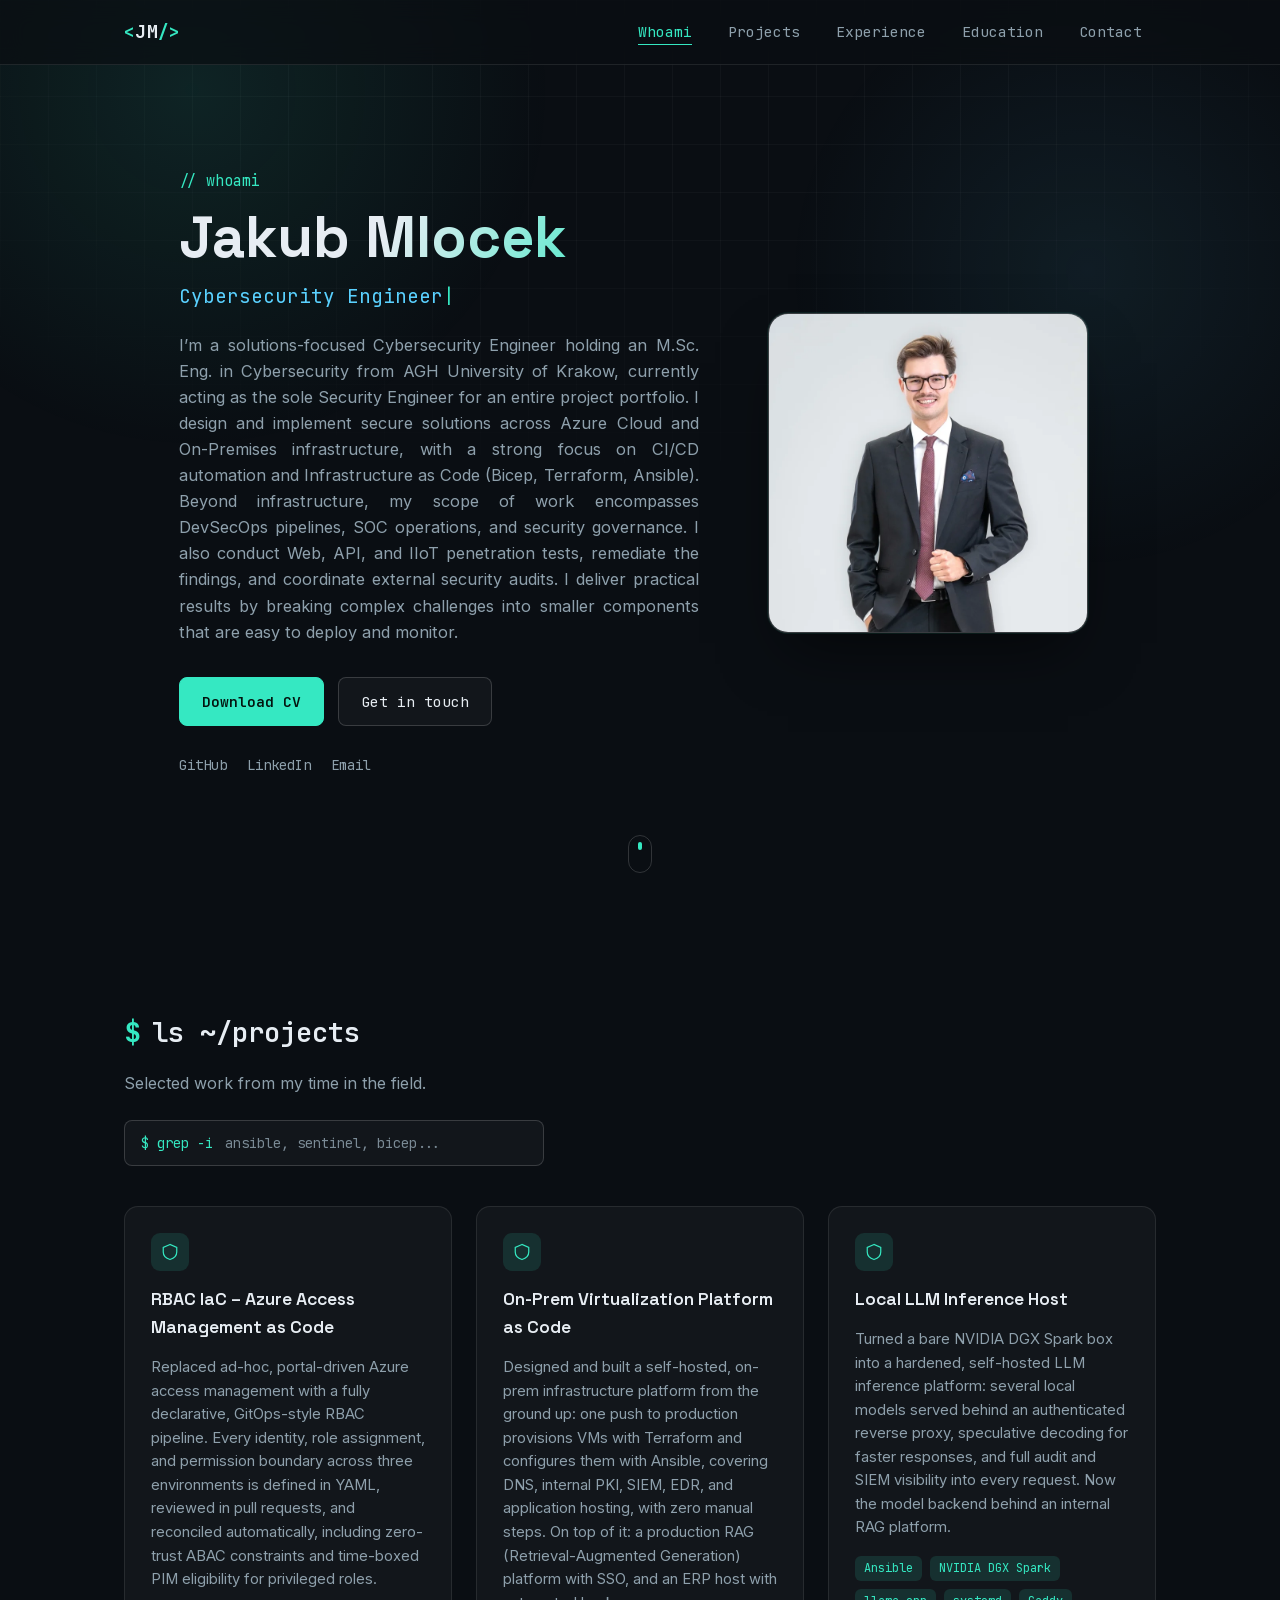
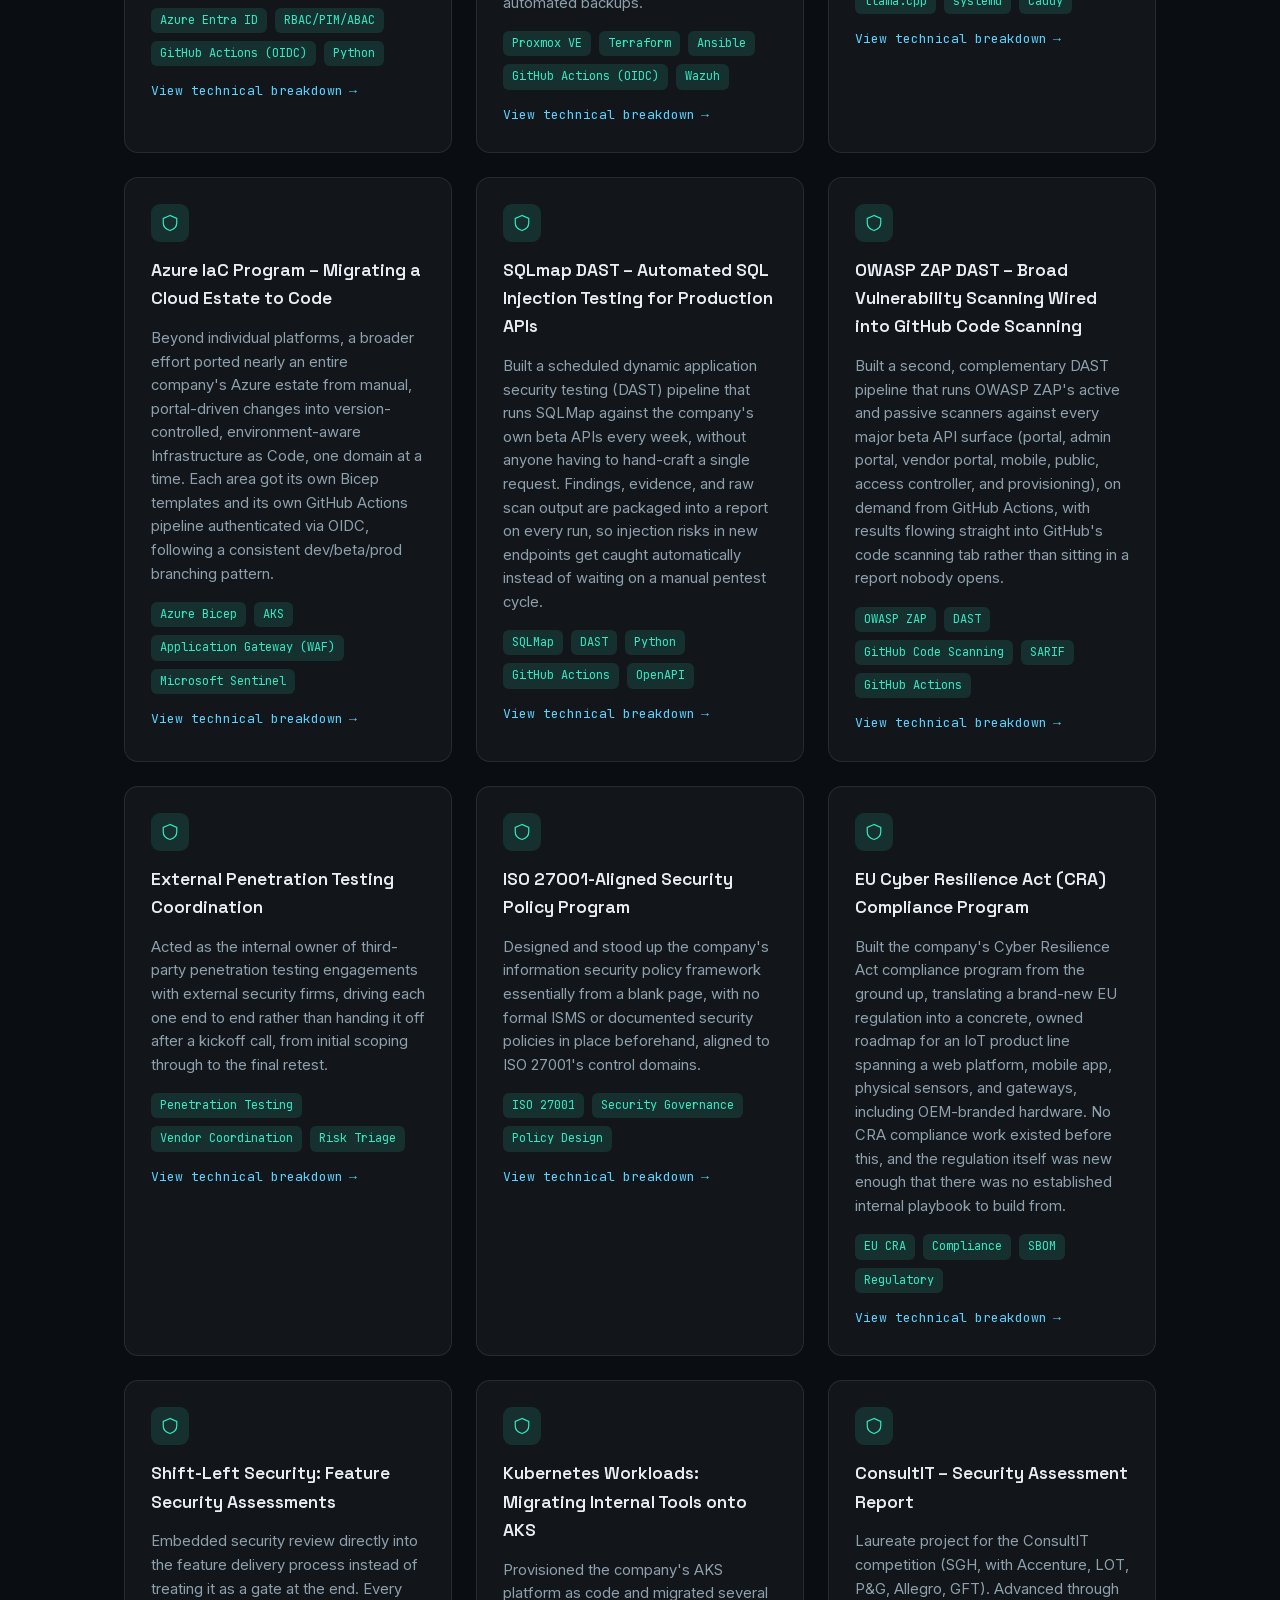
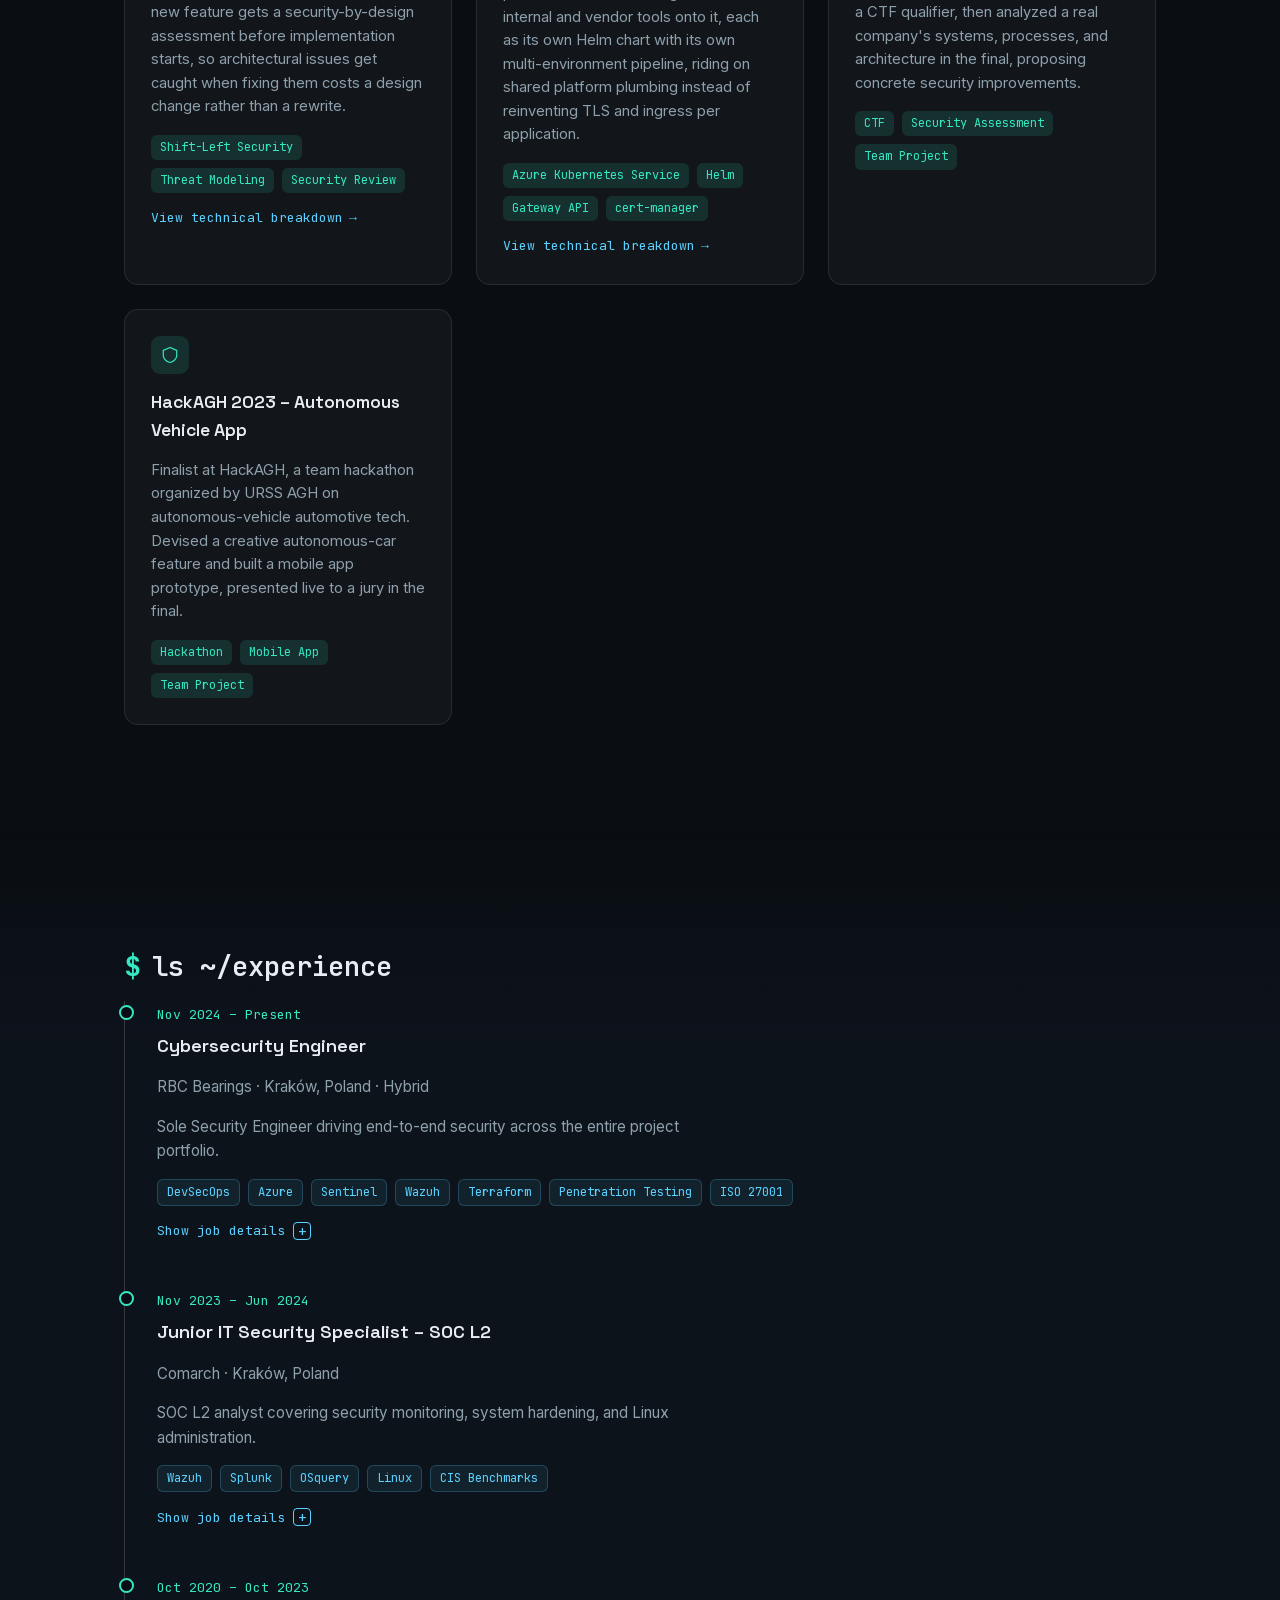
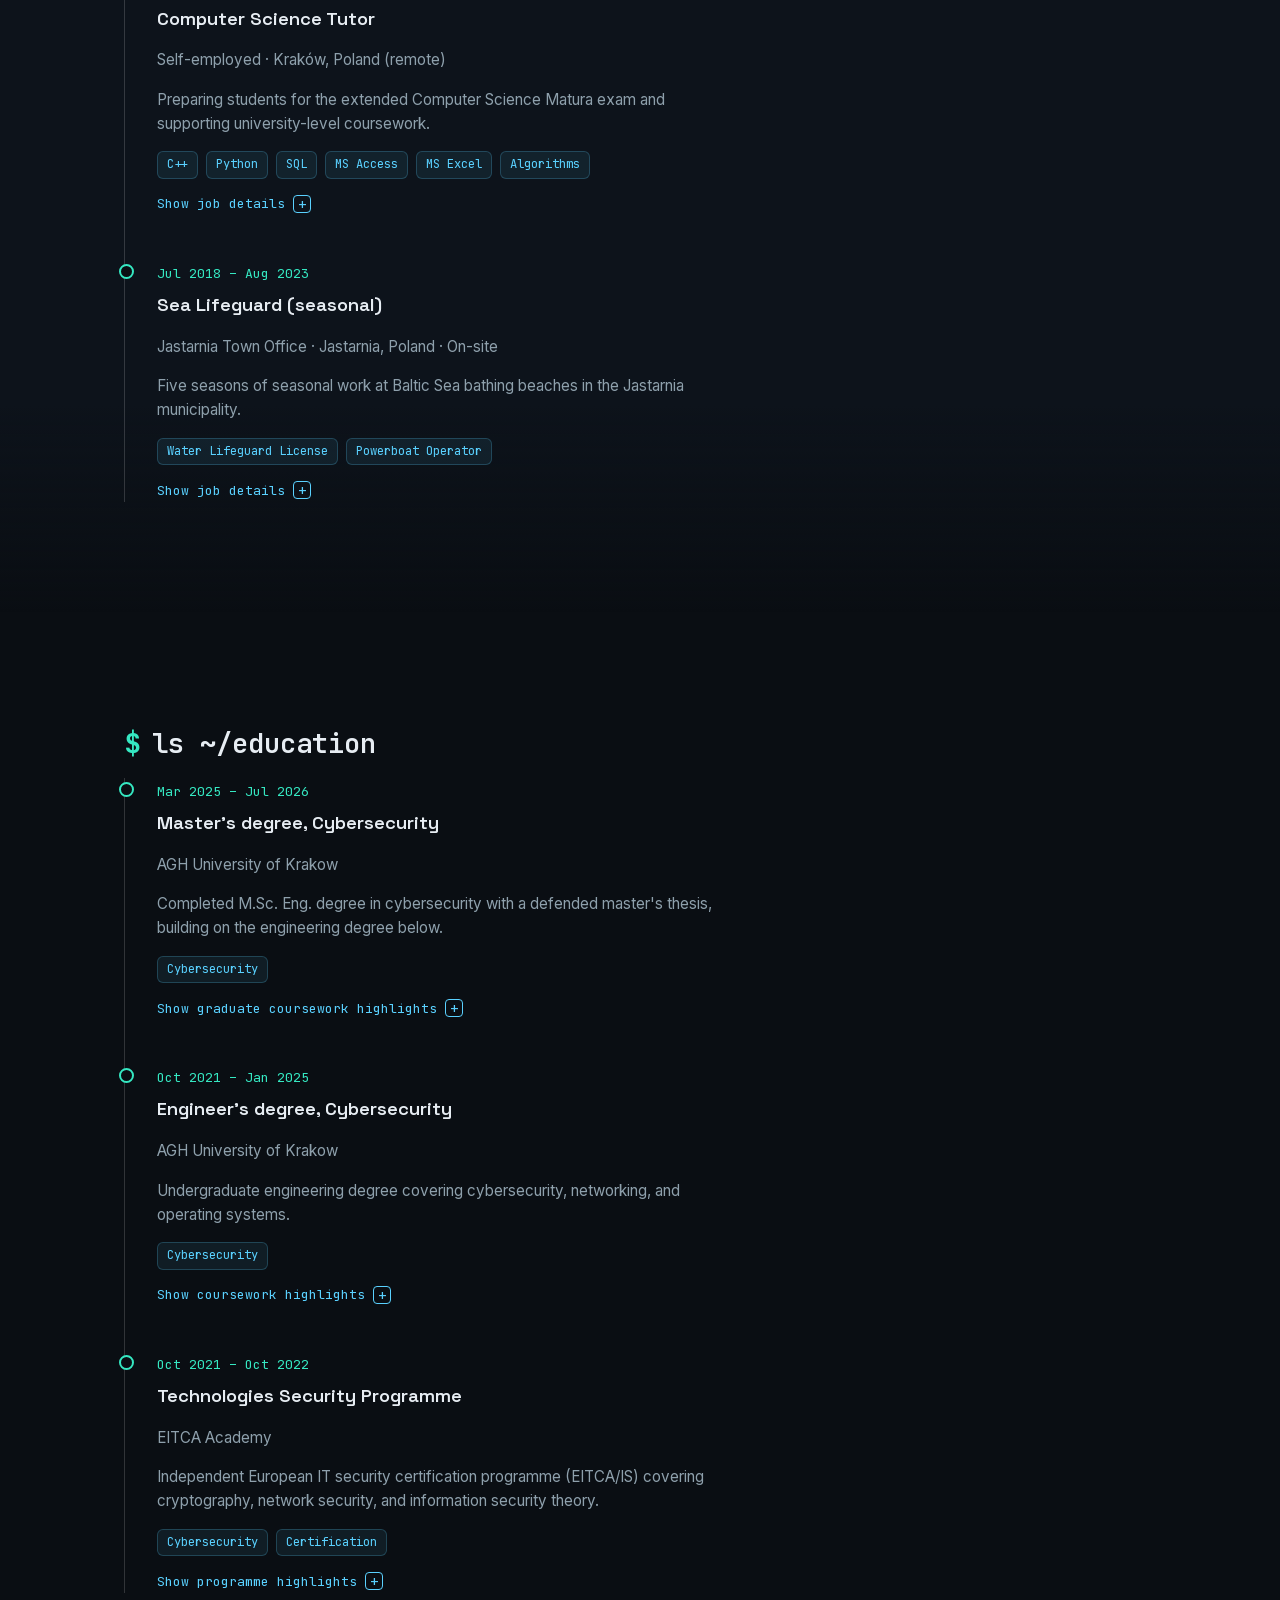
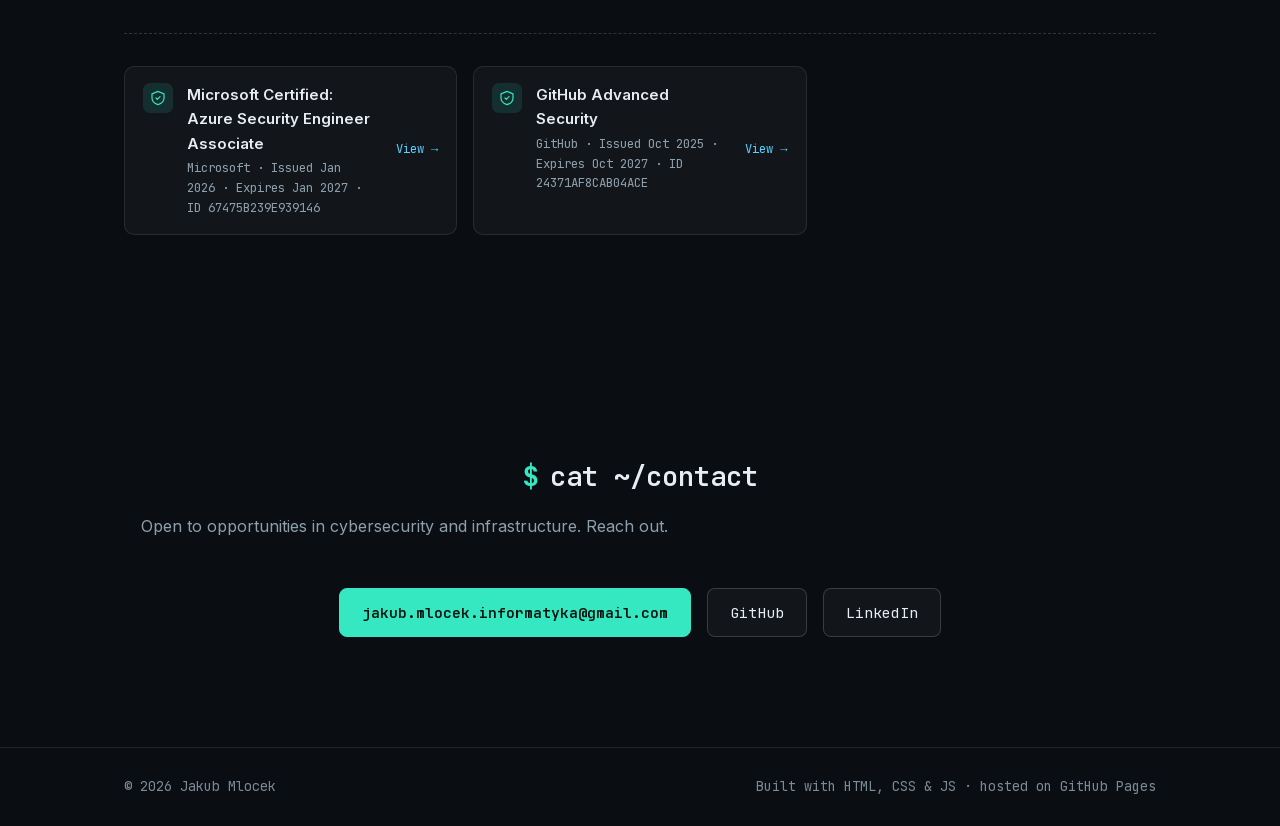
<file: index.html>
<!DOCTYPE html>
<html lang="en" class="no-js">
<head>
<meta charset="UTF-8">
<meta name="viewport" content="width=device-width, initial-scale=1.0">
<title>Jakub Mlocek · Cybersecurity Engineer</title>
<script>document.documentElement.className = "js";</script>
<meta name="description" content="Jakub Mlocek (Jakub Młocek) · Solutions-focused Cybersecurity Engineer (M.Sc. Eng.) specializing in Azure Cloud, On-Premises, and DevSecOps. Portfolio, CV, and projects.">

<link rel="icon" href="data:image/svg+xml,<svg xmlns=%22http://www.w3.org/2000/svg%22 viewBox=%220 0 100 100%22><text y=%22.9em%22 font-size=%2290%22>🛡️</text></svg>">

<link rel="canonical" href="https://jakubmlocek.github.io/jakubmlocekpage/">

<meta property="og:type" content="profile">
<meta property="og:site_name" content="Jakub Mlocek">
<meta property="og:title" content="Jakub Mlocek · Cybersecurity Engineer">
<meta property="og:description" content="Cybersecurity Engineer (M.Sc. Eng.) working across Azure Cloud, On-Premises, and DevSecOps. Projects, experience, and CV.">
<meta property="og:url" content="https://jakubmlocek.github.io/jakubmlocekpage/">
<meta property="og:image" content="https://jakubmlocek.github.io/jakubmlocekpage/assets/profile.jpg">
<meta property="og:image:width" content="800">
<meta property="og:image:height" content="800">
<meta property="og:image:alt" content="Portrait of Jakub Mlocek">
<meta name="twitter:card" content="summary">
<meta name="twitter:title" content="Jakub Mlocek · Cybersecurity Engineer">
<meta name="twitter:description" content="Cybersecurity Engineer (M.Sc. Eng.) working across Azure Cloud, On-Premises, and DevSecOps.">
<meta name="twitter:image" content="https://jakubmlocek.github.io/jakubmlocekpage/assets/profile.jpg">

<script type="application/ld+json">
{
  "@context": "https://schema.org",
  "@type": "Person",
  "name": "Jakub Mlocek",
  "alternateName": "Jakub Młocek",
  "jobTitle": "Cybersecurity Engineer",
  "url": "https://jakubmlocek.github.io/jakubmlocekpage/",
  "image": "https://jakubmlocek.github.io/jakubmlocekpage/assets/profile.jpg",
  "alumniOf": { "@type": "CollegeOrUniversity", "name": "AGH University of Krakow" },
  "sameAs": [
    "https://github.com/JakubMlocek",
    "https://pl.linkedin.com/in/jakub-m%C5%82ocek-239951228"
  ]
}
</script>

<link rel="preload" href="assets/fonts/inter-latin.woff2" as="font" type="font/woff2" crossorigin>
<link rel="stylesheet" href="css/fonts.css">
<link rel="stylesheet" href="css/style.css">
</head>
<body>

<a href="#main" class="skip-link">Skip to content</a>

<div class="bg-grid" aria-hidden="true"></div>
<div class="bg-glow" aria-hidden="true"></div>

<header class="nav-wrap">
  <nav class="nav container">
    <a href="#home" class="brand"><span class="brand-bracket">&lt;</span>JM<span class="brand-bracket">/&gt;</span></a>
    <button class="nav-toggle" id="navToggle" aria-label="Toggle menu" aria-expanded="false" aria-controls="navLinks">
      <span></span><span></span><span></span>
    </button>
    <ul class="nav-links" id="navLinks">
      <li><a href="#home" class="nav-link active" data-nav>Whoami</a></li>
      <li><a href="#projects" class="nav-link" data-nav>Projects</a></li>
      <li><a href="#experience" class="nav-link" data-nav>Experience</a></li>
      <li><a href="#education" class="nav-link" data-nav>Education</a></li>
      <li><a href="#contact" class="nav-link" data-nav>Contact</a></li>
    </ul>
  </nav>
</header>

<main id="main">

  <!-- ============ HERO ============ -->
  <section id="home" class="section hero">
    <div class="container hero-grid">
      <div class="hero-text reveal">
        <p class="eyebrow">// whoami</p>
        <h1>Jakub Mlocek</h1>
        <p class="role-line">
          <span id="roleTyped" class="role-typed"></span><span class="cursor" aria-hidden="true">|</span>
        </p>
        <p class="hero-desc">
          I’m a solutions-focused Cybersecurity Engineer holding an M.Sc. Eng. in Cybersecurity from AGH University of Krakow, currently acting as the sole Security Engineer for an entire project portfolio. I design and implement secure solutions across Azure Cloud and On-Premises infrastructure, with a strong focus on CI/CD automation and Infrastructure as Code (Bicep, Terraform, Ansible). Beyond infrastructure, my scope of work encompasses DevSecOps pipelines, SOC operations, and security governance. I also conduct Web, API, and IIoT penetration tests, remediate the findings, and coordinate external security audits. I deliver practical results by breaking complex challenges into smaller components that are easy to deploy and monitor.
        </p>
        <div class="hero-actions">
          <a href="assets/JakubMlocek_CV.pdf" class="btn btn-primary" download="JakubMlocek_CV.pdf">
            Download CV
          </a>
          <a href="#contact" class="btn btn-ghost">Get in touch</a>
        </div>
        <ul class="hero-socials">
          <li><a href="https://github.com/JakubMlocek" target="_blank" rel="noopener">GitHub</a></li>
          <li><a href="https://pl.linkedin.com/in/jakub-m%C5%82ocek-239951228" target="_blank" rel="noopener">LinkedIn</a></li>
          <li><a href="mailto:jakub.mlocek.informatyka@gmail.com">Email</a></li>
        </ul>
      </div>

      <div class="hero-photo reveal">
        <div class="photo-frame">
          <picture>
            <source srcset="assets/profile.webp" type="image/webp">
            <img src="assets/profile.jpg" alt="Jakub Mlocek" width="800" height="800" fetchpriority="high">
          </picture>
          <div class="photo-scan" aria-hidden="true"></div>
        </div>
      </div>
    </div>
    <a href="#projects" class="scroll-cue" aria-label="Scroll down">
      <span></span>
    </a>
  </section>

  <!-- ============ PROJECTS ============ -->
  <section id="projects" class="section">
    <div class="container">
      <h2 class="section-title reveal"><span class="idx">$</span> ls ~/projects</h2>
      <p class="section-sub reveal">Selected work from my time in the field.</p>

      <div class="project-search reveal">
        <span class="project-search-prompt">$ grep -i</span>
        <input
          type="search"
          id="projectSearch"
          class="project-search-input"
          placeholder="ansible, sentinel, bicep..."
          autocomplete="off"
          spellcheck="false"
          aria-label="Filter projects by keyword"
        >
        <span class="project-search-count" id="projectSearchCount" aria-live="polite"></span>
      </div>

      <div class="projects-grid" id="projectsGrid"></div>
      <noscript>
        <p class="noscript-note">Project, experience, and education details are loaded with JavaScript. With scripts disabled, see the <a href="assets/JakubMlocek_CV.pdf">CV (PDF)</a> or my <a href="https://pl.linkedin.com/in/jakub-m%C5%82ocek-239951228">LinkedIn profile</a>.</p>
      </noscript>
      <p class="project-search-empty" id="projectSearchEmpty" hidden></p>
    </div>
  </section>

  <!-- ============ EXPERIENCE ============ -->
  <section id="experience" class="section alt">
    <div class="container">
      <h2 class="section-title reveal"><span class="idx">$</span> ls ~/experience</h2>
      <ol class="timeline" id="experienceList"></ol>
    </div>
  </section>

  <!-- ============ EDUCATION ============ -->
  <section id="education" class="section">
    <div class="container">
      <h2 class="section-title reveal"><span class="idx">$</span> ls ~/education</h2>
      <ol class="timeline" id="educationList"></ol>
      <div class="cert-strip reveal" id="certStrip"></div>
    </div>
  </section>

  <!-- ============ CONTACT ============ -->
  <section id="contact" class="section contact">
    <div class="container contact-inner reveal">
      <h2 class="section-title"><span class="idx">$</span> cat ~/contact</h2>
      <p class="section-sub">Open to opportunities in cybersecurity and infrastructure. Reach out.</p>
      <div class="contact-links">
        <a href="mailto:jakub.mlocek.informatyka@gmail.com" class="btn btn-primary">jakub.mlocek.informatyka@gmail.com</a>
        <a href="https://github.com/JakubMlocek" class="btn btn-ghost" target="_blank" rel="noopener">GitHub</a>
        <a href="https://pl.linkedin.com/in/jakub-m%C5%82ocek-239951228" class="btn btn-ghost" target="_blank" rel="noopener">LinkedIn</a>
      </div>
    </div>
  </section>

</main>

<footer class="footer">
  <div class="container footer-inner">
    <span>&copy; <span id="year"></span> Jakub Mlocek</span>
    <span class="footer-dim">Built with HTML, CSS &amp; JS · hosted on GitHub Pages</span>
  </div>
</footer>

<button id="backToTop" class="back-to-top" aria-label="Back to top">↑</button>

<div class="project-modal" id="projectModal" aria-hidden="true">
  <div class="project-modal-backdrop" data-modal-close></div>
  <div class="project-modal-panel" role="dialog" aria-modal="true" aria-label="Details" tabindex="-1">
    <button type="button" class="project-modal-close" data-modal-close aria-label="Close">&times;</button>
    <div class="project-modal-body" id="projectModalBody"></div>
  </div>
</div>

<script src="js/main.js"></script>
</body>
</html>
</file>
<file: css/fonts.css>
/* Self-hosted variable fonts (SIL Open Font License). latin + latin-ext subsets. */
@font-face {
  font-family: 'Inter';
  font-style: normal;
  font-weight: 400 600;
  font-display: swap;
  src: url('../assets/fonts/inter-latin-ext.woff2') format('woff2');
  unicode-range: U+0100-02BA, U+02BD-02C5, U+02C7-02CC, U+02CE-02D7, U+02DD-02FF, U+0304, U+0308, U+0329, U+1D00-1DBF, U+1E00-1E9F, U+1EF2-1EFF, U+2020, U+20A0-20AB, U+20AD-20C0, U+2113, U+2C60-2C7F, U+A720-A7FF;
}
@font-face {
  font-family: 'Inter';
  font-style: normal;
  font-weight: 400 600;
  font-display: swap;
  src: url('../assets/fonts/inter-latin.woff2') format('woff2');
  unicode-range: U+0000-00FF, U+0131, U+0152-0153, U+02BB-02BC, U+02C6, U+02DA, U+02DC, U+0304, U+0308, U+0329, U+2000-206F, U+20AC, U+2122, U+2191, U+2193, U+2212, U+2215, U+FEFF, U+FFFD;
}
@font-face {
  font-family: 'JetBrains Mono';
  font-style: normal;
  font-weight: 400 700;
  font-display: swap;
  src: url('../assets/fonts/jetbrains-mono-latin-ext.woff2') format('woff2');
  unicode-range: U+0100-02BA, U+02BD-02C5, U+02C7-02CC, U+02CE-02D7, U+02DD-02FF, U+0304, U+0308, U+0329, U+1D00-1DBF, U+1E00-1E9F, U+1EF2-1EFF, U+2020, U+20A0-20AB, U+20AD-20C0, U+2113, U+2C60-2C7F, U+A720-A7FF;
}
@font-face {
  font-family: 'JetBrains Mono';
  font-style: normal;
  font-weight: 400 700;
  font-display: swap;
  src: url('../assets/fonts/jetbrains-mono-latin.woff2') format('woff2');
  unicode-range: U+0000-00FF, U+0131, U+0152-0153, U+02BB-02BC, U+02C6, U+02DA, U+02DC, U+0304, U+0308, U+0329, U+2000-206F, U+20AC, U+2122, U+2191, U+2193, U+2212, U+2215, U+FEFF, U+FFFD;
}
@font-face {
  font-family: 'Space Grotesk';
  font-style: normal;
  font-weight: 400 700;
  font-display: swap;
  src: url('../assets/fonts/space-grotesk-latin-ext.woff2') format('woff2');
  unicode-range: U+0100-02BA, U+02BD-02C5, U+02C7-02CC, U+02CE-02D7, U+02DD-02FF, U+0304, U+0308, U+0329, U+1D00-1DBF, U+1E00-1E9F, U+1EF2-1EFF, U+2020, U+20A0-20AB, U+20AD-20C0, U+2113, U+2C60-2C7F, U+A720-A7FF;
}
@font-face {
  font-family: 'Space Grotesk';
  font-style: normal;
  font-weight: 400 700;
  font-display: swap;
  src: url('../assets/fonts/space-grotesk-latin.woff2') format('woff2');
  unicode-range: U+0000-00FF, U+0131, U+0152-0153, U+02BB-02BC, U+02C6, U+02DA, U+02DC, U+0304, U+0308, U+0329, U+2000-206F, U+20AC, U+2122, U+2191, U+2193, U+2212, U+2215, U+FEFF, U+FFFD;
}
</file>
<file: css/style.css>
/* ==========================================================================
   Jakub Mlocek · Portfolio / CV
   ========================================================================== */

:root {
  --bg: #0a0e13;
  --bg-alt: #0d131b;
  --surface: rgba(255, 255, 255, 0.035);
  --surface-hover: rgba(255, 255, 255, 0.06);
  --border: rgba(255, 255, 255, 0.09);
  --border-strong: rgba(255, 255, 255, 0.16);
  --text: #e7edf3;
  --text-dim: #8ea0ac;
  --text-dimmer: #7b8b96;
  --accent: #35e8c2;
  --accent-2: #5ad1ff;
  --accent-soft: rgba(53, 232, 194, 0.12);
  --danger: #ff5f6d;
  --radius: 14px;
  --max-width: 1080px;
  --font-body: 'Inter', 'Space Grotesk', system-ui, -apple-system, sans-serif;
  --font-head: 'Space Grotesk', system-ui, sans-serif;
  --font-mono: 'JetBrains Mono', 'SFMono-Regular', Consolas, monospace;
}

* { box-sizing: border-box; }

html {
  scroll-behavior: smooth;
}

body {
  margin: 0;
  background: var(--bg);
  color: var(--text);
  font-family: var(--font-body);
  line-height: 1.6;
  -webkit-font-smoothing: antialiased;
  overflow-x: hidden;
}

.container {
  max-width: var(--max-width);
  margin: 0 auto;
  padding: 0 24px;
}

a { color: inherit; text-decoration: none; }

:focus-visible {
  outline: 2px solid var(--accent);
  outline-offset: 3px;
  border-radius: 4px;
}

.skip-link {
  position: absolute;
  left: 16px;
  top: -60px;
  z-index: 300;
  padding: 10px 16px;
  border-radius: 8px;
  background: var(--accent);
  color: #04140f;
  font-family: var(--font-mono);
  font-size: 0.9rem;
  font-weight: 600;
  transition: top 0.2s ease;
}
.skip-link:focus { top: 12px; }

.noscript-note {
  color: var(--text-dim);
  max-width: 62ch;
}
.noscript-note a { color: var(--accent); text-decoration: underline; }

h1, h2, h3 { font-family: var(--font-head); margin: 0; }

/* ---------- background fx ---------- */

.bg-grid {
  position: fixed;
  inset: 0;
  z-index: -2;
  background-image:
    linear-gradient(var(--border) 1px, transparent 1px),
    linear-gradient(90deg, var(--border) 1px, transparent 1px);
  background-size: 48px 48px;
  opacity: 0.35;
  mask-image: radial-gradient(ellipse 80% 60% at 50% 0%, #000 40%, transparent 100%);
}

.bg-glow {
  position: fixed;
  inset: 0;
  z-index: -1;
  background:
    radial-gradient(600px circle at 15% 10%, rgba(53, 232, 194, 0.10), transparent 60%),
    radial-gradient(500px circle at 85% 30%, rgba(90, 209, 255, 0.08), transparent 60%);
}

/* ---------- nav ---------- */

.nav-wrap {
  position: sticky;
  top: 0;
  z-index: 100;
  backdrop-filter: blur(12px);
  background: rgba(10, 14, 19, 0.72);
  border-bottom: 1px solid var(--border);
}

.nav {
  display: flex;
  align-items: center;
  justify-content: space-between;
  height: 64px;
}

.brand {
  font-family: var(--font-mono);
  font-weight: 700;
  font-size: 1.1rem;
  letter-spacing: 0.02em;
}
.brand-bracket { color: var(--accent); }

.nav-links {
  display: flex;
  gap: 8px;
  list-style: none;
  margin: 0;
  padding: 0;
}

.nav-link {
  position: relative;
  padding: 8px 14px;
  font-size: 0.92rem;
  color: var(--text-dim);
  font-family: var(--font-mono);
  transition: color 0.2s ease;
}
.nav-link::after {
  content: '';
  position: absolute;
  left: 14px;
  right: 14px;
  bottom: 4px;
  height: 1px;
  background: var(--accent);
  transform: scaleX(0);
  transform-origin: left;
  transition: transform 0.25s ease;
}
.nav-link:hover { color: var(--text); }
.nav-link.active { color: var(--accent); }
.nav-link.active::after { transform: scaleX(1); }

.nav-toggle {
  display: none;
  flex-direction: column;
  justify-content: center;
  gap: 5px;
  width: 36px;
  height: 36px;
  background: none;
  border: none;
  cursor: pointer;
}
.nav-toggle span {
  display: block;
  height: 2px;
  background: var(--text);
  border-radius: 2px;
}

/* ---------- sections ---------- */

.section {
  padding: 110px 0;
  position: relative;
}
.section.alt {
  background: linear-gradient(180deg, transparent, var(--bg-alt) 15%, var(--bg-alt) 85%, transparent);
}

.section-title {
  font-family: var(--font-mono);
  font-weight: 600;
  font-size: clamp(1.3rem, 2.6vw, 1.7rem);
  display: flex;
  align-items: baseline;
  gap: 12px;
  margin-bottom: 12px;
}
.section-title .idx {
  color: var(--accent);
  font-weight: 700;
}
.section-sub {
  color: var(--text-dim);
  margin-bottom: 48px;
  max-width: 560px;
}

/* ---------- project search ---------- */

.project-search {
  display: flex;
  align-items: center;
  gap: 10px;
  margin: -24px 0 40px;
  padding: 11px 16px;
  max-width: 420px;
  border: 1px solid var(--border-strong);
  border-radius: 8px;
  background: var(--surface);
  transition: border-color 0.2s ease, box-shadow 0.2s ease;
}
.project-search:focus-within {
  border-color: var(--accent);
  box-shadow: 0 0 0 3px var(--accent-soft);
}
.project-search-prompt {
  font-family: var(--font-mono);
  font-size: 0.86rem;
  color: var(--accent);
  white-space: nowrap;
}
.project-search-input {
  flex: 1;
  min-width: 0;
  background: none;
  border: none;
  outline: none; /* focus is shown on the wrapper via :focus-within */
  font-family: var(--font-mono);
  font-size: 0.86rem;
  color: var(--text);
  appearance: none;
}
.project-search-input::-webkit-search-cancel-button { display: none; }
.project-search-input::placeholder {
  color: var(--text-dimmer);
}
.project-search-count {
  font-family: var(--font-mono);
  font-size: 0.74rem;
  color: var(--text-dimmer);
  white-space: nowrap;
}
.project-search-empty {
  font-family: var(--font-mono);
  color: var(--text-dimmer);
  font-size: 0.9rem;
  padding: 4px 0 0;
}

/* ---------- hero ---------- */

.hero {
  padding-top: 90px;
  min-height: calc(100vh - 64px);
  display: flex;
  align-items: center;
}
.hero-grid {
  display: grid;
  grid-template-columns: 1.2fr 0.8fr;
  gap: 56px;
  align-items: center;
}

.eyebrow {
  font-family: var(--font-mono);
  color: var(--accent);
  font-size: 0.95rem;
  margin: 0 0 12px;
}

.hero-text h1 {
  font-size: clamp(2.4rem, 6vw, 3.6rem);
  font-weight: 700;
  background: linear-gradient(120deg, var(--text) 40%, var(--accent) 90%);
  -webkit-background-clip: text;
  background-clip: text;
  color: transparent;
  line-height: 1.1;
}

.role-line {
  font-family: var(--font-mono);
  font-size: clamp(1rem, 2vw, 1.2rem);
  color: var(--accent-2);
  min-height: 1.6em;
  margin: 12px 0 20px;
}
.cursor {
  color: var(--accent);
  animation: blink 1s step-start infinite;
}
@keyframes blink { 50% { opacity: 0; } }

.hero-desc {
  color: var(--text-dim);
  max-width: 52ch;
  font-size: 1.02rem;
  margin-bottom: 32px;
  text-align: justify;
  hyphens: auto;
}

.hero-actions {
  display: flex;
  gap: 14px;
  flex-wrap: wrap;
  margin-bottom: 28px;
}

.btn {
  font-family: var(--font-mono);
  font-size: 0.92rem;
  padding: 12px 22px;
  border-radius: 8px;
  border: 1px solid var(--border-strong);
  transition: all 0.2s ease;
  display: inline-flex;
  align-items: center;
  gap: 8px;
}
.btn-primary {
  background: var(--accent);
  color: #04140f;
  border-color: var(--accent);
  font-weight: 600;
}
.btn-primary:hover {
  box-shadow: 0 0 24px rgba(53, 232, 194, 0.45);
  transform: translateY(-1px);
}
.btn-ghost {
  color: var(--text);
  background: var(--surface);
}
.btn-ghost:hover {
  border-color: var(--accent);
  color: var(--accent);
  background: var(--surface-hover);
}

.hero-socials {
  display: flex;
  gap: 20px;
  list-style: none;
  padding: 0;
  margin: 0;
  font-family: var(--font-mono);
  font-size: 0.88rem;
}
.hero-socials a { color: var(--text-dim); border-bottom: 1px solid transparent; }
.hero-socials a:hover { color: var(--accent); border-color: var(--accent); }

/* ---------- hero photo ---------- */

.hero-photo { display: flex; justify-content: center; }

.photo-frame {
  position: relative;
  width: min(320px, 80vw);
  aspect-ratio: 1 / 1;
  border-radius: 20px;
  border: 1px solid var(--border-strong);
  background: var(--surface);
  overflow: hidden;
  box-shadow: 0 0 0 1px rgba(53, 232, 194, 0.08), 0 30px 60px -20px rgba(0,0,0,0.6);
}
.photo-frame picture { display: contents; }
.photo-frame img {
  width: 100%;
  height: 100%;
  object-fit: cover;
  display: block;
}
.photo-placeholder {
  position: absolute;
  inset: 0;
  display: flex;
  flex-direction: column;
  align-items: center;
  justify-content: center;
  gap: 14px;
  color: var(--text-dimmer);
  text-align: center;
  font-size: 0.82rem;
  padding: 20px;
}
.photo-placeholder code {
  font-family: var(--font-mono);
  color: var(--accent-2);
  background: rgba(255,255,255,0.05);
  padding: 2px 6px;
  border-radius: 4px;
}
.photo-scan {
  position: absolute;
  left: 0; right: 0;
  height: 40%;
  background: linear-gradient(180deg, transparent, rgba(53, 232, 194, 0.18), transparent);
  animation: scan 4s ease-in-out infinite;
}
@keyframes scan {
  0% { top: -40%; }
  100% { top: 100%; }
}

.scroll-cue {
  position: absolute;
  bottom: 28px;
  left: 50%;
  transform: translateX(-50%);
  width: 24px;
  height: 38px;
  border: 1px solid var(--border-strong);
  border-radius: 20px;
  display: flex;
  justify-content: center;
  padding-top: 6px;
}
.scroll-cue span {
  width: 4px;
  height: 8px;
  border-radius: 2px;
  background: var(--accent);
  animation: cue 1.6s ease-in-out infinite;
}
@keyframes cue {
  0%, 100% { transform: translateY(0); opacity: 1; }
  50% { transform: translateY(10px); opacity: 0; }
}

/* ---------- timeline (education / experience) ---------- */

.timeline {
  list-style: none;
  margin: 0;
  padding: 0;
  position: relative;
  border-left: 1px solid var(--border-strong);
}

.timeline-item {
  position: relative;
  padding: 0 0 44px 32px;
}
.timeline-item:last-child { padding-bottom: 0; }

.timeline-item::before {
  content: '';
  position: absolute;
  left: -6px;
  top: 4px;
  width: 11px;
  height: 11px;
  border-radius: 50%;
  background: var(--bg);
  border: 2px solid var(--accent);
}

.timeline-date {
  font-family: var(--font-mono);
  font-size: 0.82rem;
  color: var(--accent);
  margin-bottom: 6px;
  display: inline-block;
}
.timeline-title {
  font-family: var(--font-head);
  font-size: 1.15rem;
  font-weight: 600;
  margin-bottom: 2px;
}
.timeline-org {
  color: var(--text-dim);
  font-size: 0.95rem;
  margin-bottom: 10px;
}
.timeline-desc {
  color: var(--text-dim);
  font-size: 0.95rem;
  max-width: 62ch;
}
.timeline-groups {
  list-style: none;
  margin: 4px 0 0;
  padding: 0;
  display: flex;
  flex-direction: column;
  gap: 14px;
  max-width: 62ch;
}
.timeline-group-label {
  font-family: var(--font-mono);
  font-size: 0.8rem;
  color: var(--accent-2);
  margin-bottom: 4px;
}
.timeline-bullets {
  list-style: none;
  margin: 0;
  padding: 0;
  display: flex;
  flex-direction: column;
  gap: 5px;
}
.timeline-bullets li {
  color: var(--text-dim);
  font-size: 0.93rem;
  padding-left: 16px;
  position: relative;
}
.timeline-bullets li::before {
  content: '›';
  position: absolute;
  left: 0;
  color: var(--accent);
}

.timeline-tags {
  display: flex;
  flex-wrap: wrap;
  gap: 8px;
  margin-top: 12px;
  padding: 0;
  list-style: none;
}
.timeline-tags li {
  font-family: var(--font-mono);
  font-size: 0.76rem;
  color: var(--accent-2);
  background: rgba(90, 209, 255, 0.08);
  border: 1px solid rgba(90, 209, 255, 0.22);
  padding: 3px 9px;
  border-radius: 6px;
}

/* ---------- certifications ---------- */

.cert-strip {
  margin-top: 40px;
  padding-top: 32px;
  border-top: 1px dashed var(--border-strong);
  display: grid;
  grid-template-columns: repeat(auto-fill, minmax(260px, 1fr));
  gap: 16px;
}

.cert-card {
  position: relative;
  width: 100%;
  font: inherit;
  color: inherit;
  text-align: left;
  display: flex;
  gap: 14px;
  align-items: flex-start;
  padding: 16px 18px;
  border-radius: 10px;
  border: 1px solid var(--border);
  background: var(--surface);
  transition: border-color 0.2s ease, transform 0.2s ease;
}
.cert-card.has-image {
  cursor: pointer;
  padding-right: 84px;
}
.cert-card.has-image:hover {
  border-color: var(--accent);
  transform: translateY(-2px);
}
.cert-view-hint {
  position: absolute;
  right: 18px;
  top: 50%;
  transform: translateY(-50%);
  font-family: var(--font-mono);
  font-size: 0.76rem;
  color: var(--accent-2);
  white-space: nowrap;
  transition: color 0.2s ease, transform 0.2s ease;
}
.cert-card.has-image:hover .cert-view-hint {
  color: var(--accent);
  transform: translateY(-50%) translateX(3px);
}

.cert-icon {
  flex: none;
  width: 30px;
  height: 30px;
  border-radius: 7px;
  background: var(--accent-soft);
  color: var(--accent);
  display: flex;
  align-items: center;
  justify-content: center;
}

.cert-name,
.cert-meta { display: block; }
.cert-name {
  font-weight: 600;
  font-size: 0.94rem;
}
.cert-meta {
  font-family: var(--font-mono);
  font-size: 0.78rem;
  color: var(--text-dim);
  margin-top: 2px;
}

/* ---------- expandable detail panel (education, and future panels) ---------- */

.detail-toggle {
  display: inline-flex;
  align-items: center;
  gap: 8px;
  margin-top: 16px;
  padding: 0;
  background: none;
  border: none;
  font-family: var(--font-mono);
  font-size: 0.82rem;
  color: var(--accent-2);
  cursor: pointer;
}
.detail-toggle:hover,
.detail-toggle:focus-visible {
  color: var(--accent);
}
.detail-toggle-icon {
  display: inline-flex;
  align-items: center;
  justify-content: center;
  width: 18px;
  height: 18px;
  border: 1px solid currentColor;
  border-radius: 4px;
  font-size: 0.9rem;
  line-height: 1;
}

.detail-panel {
  display: grid;
  grid-template-rows: 0fr;
  transition: grid-template-rows 0.35s ease;
}
.detail-panel.open {
  grid-template-rows: 1fr;
}
.detail-panel-inner {
  overflow: hidden;
  min-height: 0;
}
.detail-panel.open .detail-panel-inner {
  padding-top: 16px;
}

.detail-intro {
  color: var(--text-dim);
  font-size: 0.9rem;
  margin: 0 0 10px;
  max-width: 64ch;
}
.detail-list {
  list-style: none;
  margin: 0;
  padding: 0;
  display: flex;
  flex-direction: column;
  gap: 7px;
  max-width: 64ch;
}
.detail-list li {
  color: var(--text-dim);
  font-size: 0.9rem;
  padding-left: 18px;
  position: relative;
}
.detail-list li::before {
  content: '▹';
  position: absolute;
  left: 0;
  color: var(--accent);
}
.detail-note {
  color: var(--text-dimmer);
  font-size: 0.82rem;
  font-style: italic;
  margin: 12px 0 0;
  max-width: 64ch;
}

.detail-paragraphs {
  display: flex;
  flex-direction: column;
  gap: 12px;
  max-width: 68ch;
}
.detail-paragraphs p {
  color: var(--text-dim);
  font-size: 0.9rem;
  margin: 0;
}
.detail-paragraphs strong {
  color: var(--text);
}
.detail-paragraphs code,
.detail-list code {
  font-family: var(--font-mono);
  font-size: 0.85em;
  color: var(--accent-2);
  background: rgba(255, 255, 255, 0.06);
  padding: 1px 5px;
  border-radius: 4px;
}

/* ---------- projects ---------- */

.projects-grid {
  display: grid;
  grid-template-columns: repeat(auto-fill, minmax(300px, 1fr));
  gap: 24px;
}

.project-card {
  position: relative;
  padding: 26px;
  border-radius: var(--radius);
  border: 1px solid var(--border);
  background: var(--surface);
  transition: transform 0.25s ease, border-color 0.25s ease, box-shadow 0.25s ease;
}
.project-card:hover {
  transform: translateY(-4px);
  border-color: var(--accent);
  box-shadow: 0 16px 40px -18px rgba(53, 232, 194, 0.35);
}
.project-card.has-detail {
  cursor: pointer;
}
.project-card-head {
  display: flex;
  justify-content: space-between;
  align-items: flex-start;
  margin-bottom: 14px;
}
.project-icon {
  width: 38px;
  height: 38px;
  border-radius: 9px;
  background: var(--accent-soft);
  color: var(--accent);
  display: flex;
  align-items: center;
  justify-content: center;
}
.project-links { display: flex; gap: 10px; }
.project-links a {
  font-family: var(--font-mono);
  font-size: 0.78rem;
  color: var(--text-dim);
}
.project-links a:hover { color: var(--accent); }

.project-title { font-size: 1.1rem; font-weight: 600; margin-bottom: 8px; }
.project-desc { color: var(--text-dim); font-size: 0.92rem; margin-bottom: 16px; }

.project-tags {
  display: flex;
  flex-wrap: wrap;
  gap: 8px;
  padding: 0;
  margin: 0;
  list-style: none;
}
.project-tags li {
  font-family: var(--font-mono);
  font-size: 0.75rem;
  color: var(--accent);
  background: var(--accent-soft);
  padding: 3px 9px;
  border-radius: 6px;
}

.project-card.search-hidden {
  display: none;
}
.project-tags li.tag-match {
  background: var(--accent);
  border-color: var(--accent);
  color: #04140f;
  font-weight: 600;
}

.project-expand-hint {
  display: inline-flex;
  align-items: center;
  gap: 6px;
  margin-top: 16px;
  padding: 0;
  background: none;
  border: none;
  font-family: var(--font-mono);
  font-size: 0.82rem;
  color: var(--accent-2);
  cursor: pointer;
}
.project-expand-hint span:last-child {
  transition: transform 0.2s ease;
}
.project-card:hover .project-expand-hint {
  color: var(--accent);
}
.project-card:hover .project-expand-hint span:last-child {
  transform: translateX(4px);
}

/* ---------- project modal ---------- */

.project-modal {
  position: fixed;
  inset: 0;
  z-index: 200;
  display: flex;
  align-items: center;
  justify-content: center;
  padding: 24px;
  opacity: 0;
  pointer-events: none;
  transition: opacity 0.3s ease;
}
.project-modal.open {
  opacity: 1;
  pointer-events: auto;
}
.project-modal-backdrop {
  position: absolute;
  inset: 0;
  background: rgba(4, 6, 9, 0.75);
  backdrop-filter: blur(6px);
}
.project-modal-panel {
  position: relative;
  width: min(760px, 100%);
  max-height: 85vh;
  overflow-y: auto;
  background: var(--bg-alt);
  border: 1px solid var(--border-strong);
  border-radius: 18px;
  padding: 44px;
  box-shadow: 0 50px 120px -24px rgba(0, 0, 0, 0.65), 0 0 0 1px rgba(53, 232, 194, 0.06);
  transform: translateY(28px) scale(0.94);
  opacity: 0;
  transition: transform 0.4s cubic-bezier(0.16, 1, 0.3, 1), opacity 0.3s ease;
}
.project-modal-panel:focus { outline: none; }
.project-modal.open .project-modal-panel {
  transform: translateY(0) scale(1);
  opacity: 1;
}
.project-modal-close {
  position: absolute;
  top: 18px;
  right: 18px;
  width: 38px;
  height: 38px;
  border-radius: 50%;
  border: 1px solid var(--border-strong);
  background: var(--surface);
  color: var(--text-dim);
  font-size: 1.4rem;
  line-height: 1;
  cursor: pointer;
  transition: all 0.2s ease;
}
.project-modal-close:hover {
  color: var(--accent);
  border-color: var(--accent);
  transform: rotate(90deg);
}
.project-modal-title {
  font-family: var(--font-head);
  font-size: clamp(1.3rem, 3vw, 1.7rem);
  font-weight: 700;
  margin: 0 0 16px;
  padding-right: 40px;
}
.project-modal-tags {
  display: flex;
  flex-wrap: wrap;
  gap: 8px;
  padding: 0;
  margin: 0 0 20px;
  list-style: none;
}
.project-modal-tags li {
  font-family: var(--font-mono);
  font-size: 0.78rem;
  color: var(--accent);
  background: var(--accent-soft);
  padding: 3px 9px;
  border-radius: 6px;
}
.project-modal-desc {
  color: var(--text-dim);
  font-size: 0.98rem;
  margin-bottom: 26px;
  max-width: 68ch;
}

/* Image mode: certificates. The certificate image already has its own
   framing/branding, so the panel collapses to a plain, edge-to-edge frame. */
.project-modal-panel.image-mode {
  padding: 0;
  width: min(720px, 100%);
  line-height: 0;
}
.project-modal-panel.image-mode .project-modal-close {
  background: rgba(10, 14, 19, 0.7);
  backdrop-filter: blur(6px);
}
.cert-modal-image {
  display: block;
  width: 100%;
  height: auto;
}

body.modal-open {
  overflow: hidden;
}

/* ---------- contact ---------- */

.contact-inner { text-align: center; }
.contact .section-title { justify-content: center; }
.contact-links {
  display: flex;
  gap: 16px;
  justify-content: center;
  flex-wrap: wrap;
  margin-top: 20px;
}

/* ---------- footer ---------- */

.footer {
  border-top: 1px solid var(--border);
  padding: 28px 0;
}
.footer-inner {
  display: flex;
  justify-content: space-between;
  flex-wrap: wrap;
  gap: 8px;
  font-size: 0.85rem;
  color: var(--text-dimmer);
  font-family: var(--font-mono);
}

/* ---------- back to top ---------- */

.back-to-top {
  position: fixed;
  bottom: 24px;
  right: 24px;
  width: 44px;
  height: 44px;
  border-radius: 50%;
  border: 1px solid var(--border-strong);
  background: var(--bg-alt);
  color: var(--accent);
  font-size: 1.1rem;
  cursor: pointer;
  opacity: 0;
  pointer-events: none;
  transform: translateY(10px);
  transition: all 0.25s ease;
  z-index: 90;
}
.back-to-top.visible {
  opacity: 1;
  pointer-events: auto;
  transform: translateY(0);
}
.back-to-top:hover { border-color: var(--accent); }

/* ---------- reveal on scroll ---------- */

/* Only hide content when JS is running, so the page stays readable if the
   script fails to load (the "js" class is set inline in <head>). */
.js .reveal {
  opacity: 0;
  transform: translateY(24px);
  transition: opacity 0.7s ease, transform 0.7s ease;
}
.js .reveal.in-view {
  opacity: 1;
  transform: translateY(0);
}

/* ---------- responsive ---------- */

@media (max-width: 860px) {
  .hero-grid {
    grid-template-columns: 1fr;
    text-align: center;
  }
  .hero-text { order: 2; }
  .hero-photo { order: 1; }
  .hero-actions, .hero-socials, .contact-links { justify-content: center; }
  .hero-desc {
    margin-left: auto;
    margin-right: auto;
    /* Justified text in a narrow column leaves uneven gaps; keep it ragged. */
    text-align: left;
    hyphens: manual;
  }
}

@media (max-width: 720px) {
  .nav-toggle { display: flex; }
  .nav-links {
    position: fixed;
    top: 64px;
    left: 0;
    right: 0;
    flex-direction: column;
    background: rgba(10, 14, 19, 0.98);
    border-bottom: 1px solid var(--border);
    padding: 12px 24px 24px;
    gap: 4px;
    transform: translateY(-130%);
    transition: transform 0.3s ease;
  }
  .nav-links.open { transform: translateY(0); }
  .nav-link { padding: 12px 6px; }
}

@media (prefers-reduced-motion: reduce) {
  * { animation: none !important; transition: none !important; }
  html { scroll-behavior: auto; }
}
</file>
